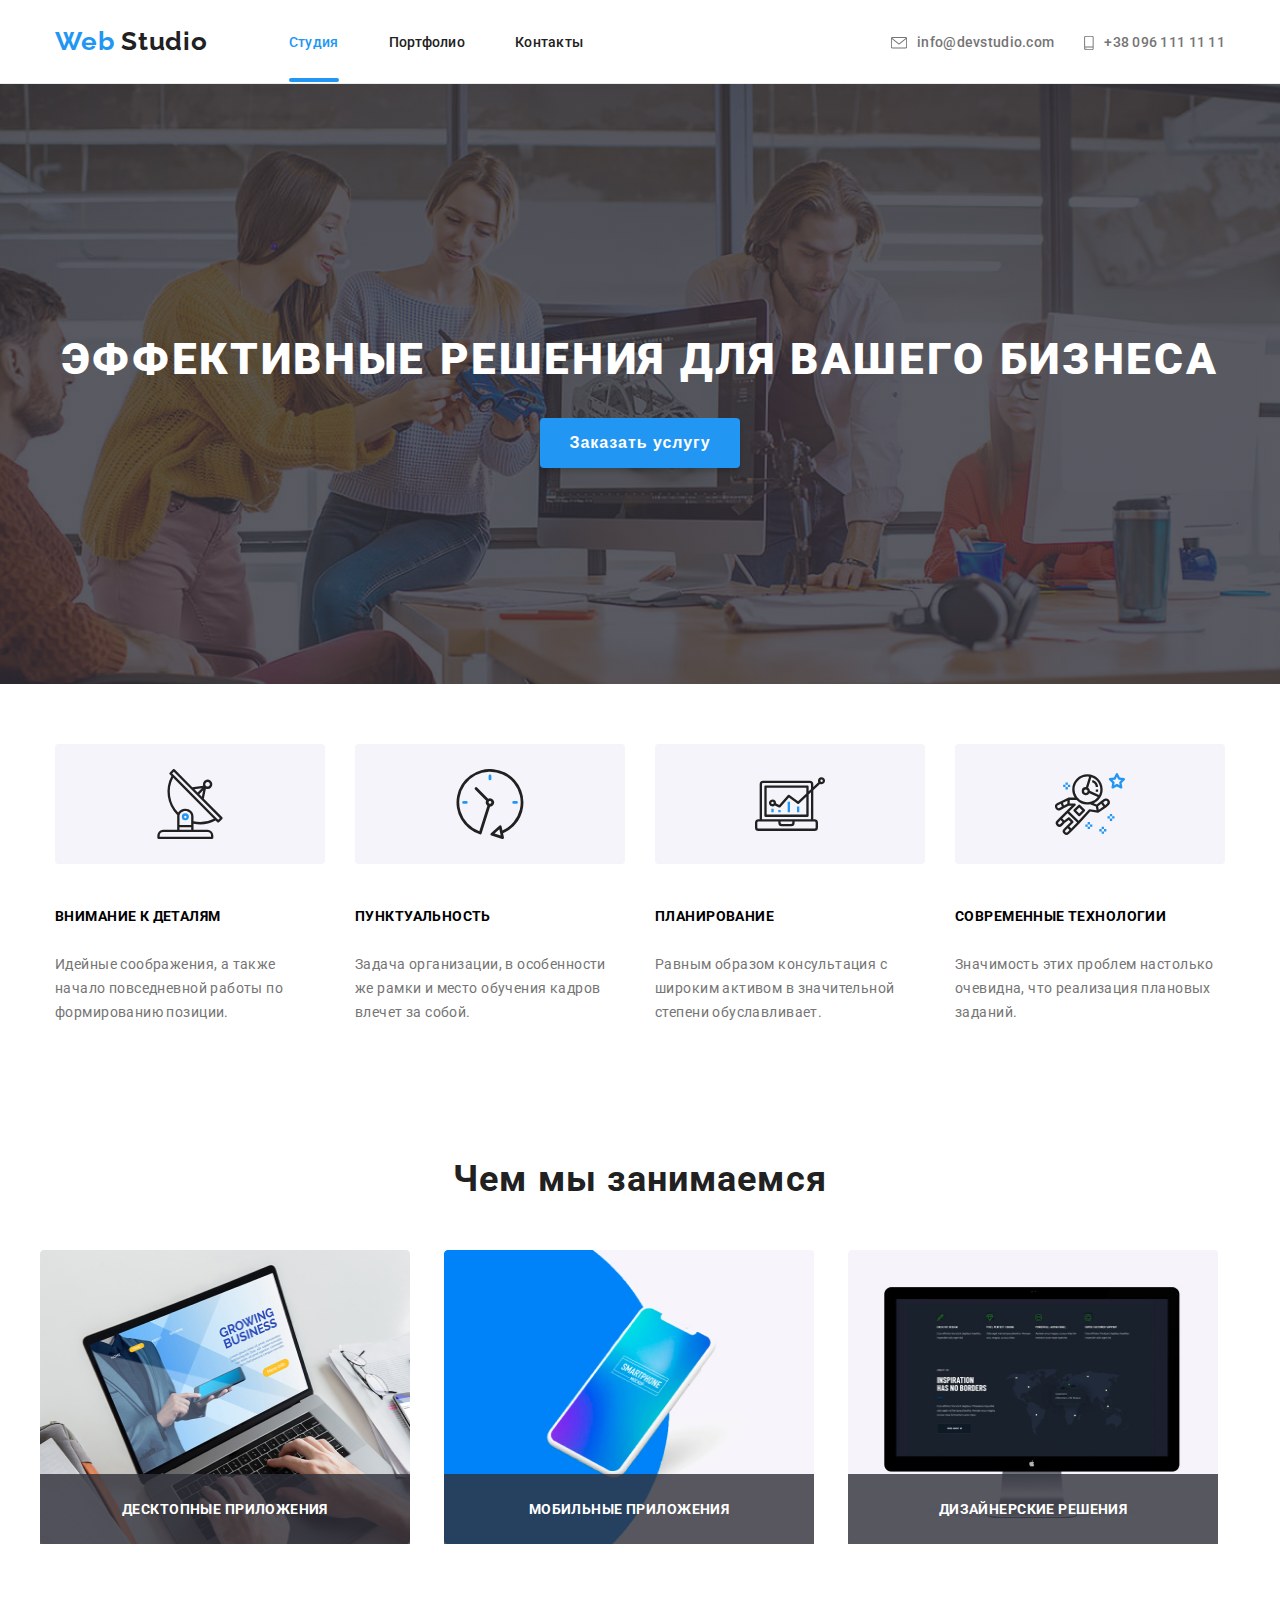
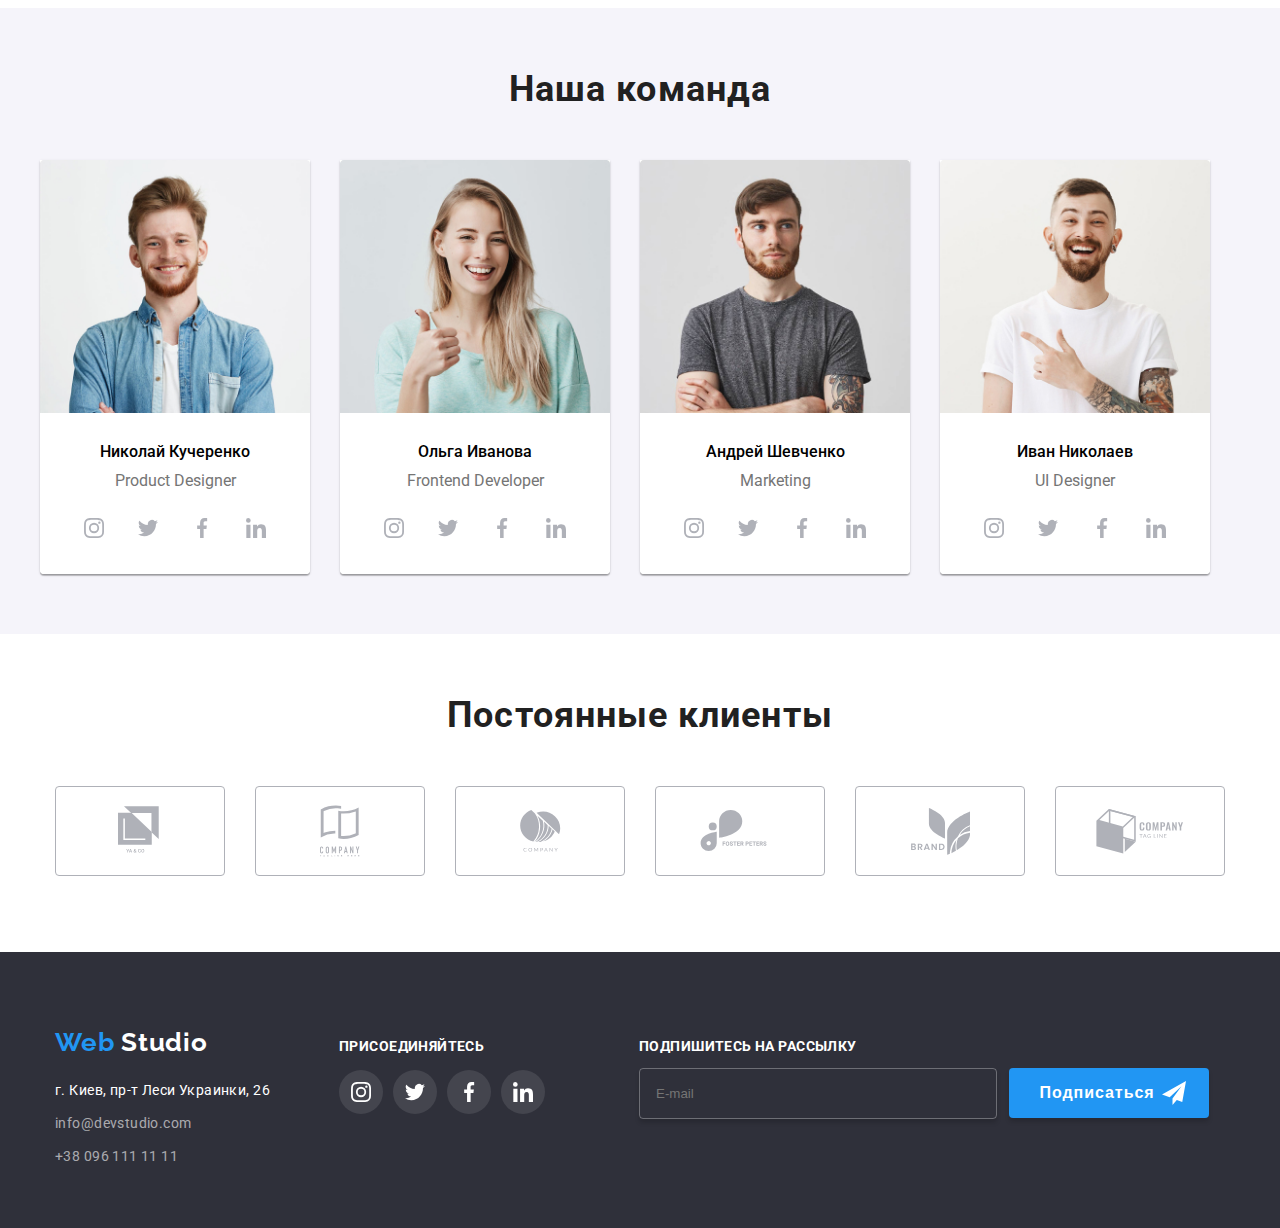
<file: index.html>
<!DOCTYPE html>
<html lang="en">
  <head>
    <meta charset="UTF-8" />
    <meta name="viewport" content="width=device-width, initial-scale=1.0" />
    <link rel="stylesheet" href="./css/main.min.css" />
    <link
      rel="stylesheet"
      href="https://fonts.googleapis.com/css2?family=Roboto:wght@500;700;900&display=swap"
    />
    <link
      href="https://fonts.googleapis.com/css2?family=Raleway:wght@700&display=swap"
      rel="stylesheet"
    />
    <title>Studio</title>
  </head>
  <body>
    <header class="header">
      <div class="navigate">
        <a href="./index.html" class="logo">
          Web <span class="logo-header">Studio</span>
        </a>
        <nav>
          <ul class="navigation">
            <li class="navigation-item">
              <a class="navigation-link" id="current-page">
                Студия
              </a>
            </li>
            <li class="navigation-item">
              <a href="./index-second.html" class="navigation-link">
                Портфолио
              </a>
            </li>
            <li class="navigation-item">
              <a href="" class="navigation-link">
                Контакты
              </a>
            </li>
          </ul>
        </nav>
        <ul class="mail-list">
          <li class="mail-item">
            <a href="mailto:info@devstudio.com" class="mail-link">
              <svg class="icon" id="envelope" width="16" height="12">
                <use href="./images/sprite.svg#envelope"></use>
              </svg>
              info@devstudio.com
            </a>
          </li>
          <li class="mail-item">
            <a href="tel:+380961111111" class="mail-link">
              <svg class="icon" id="smartphone" width="10" height="14">
                <use href="./images/sprite.svg#smartphone"></use>
              </svg>
              +38 096 111 11 11
            </a>
          </li>
        </ul>
      </div>
    </header>
    <main>
      <section class="hero-section">
        <div class="hero">
          <h1 class="hero-header">
            эффективные решения для вашего бизнеса
          </h1>
          <button class="button-open-form" data-modal-open>
            <span class="button-text">Заказать услугу</span>
          </button>
          <div class="backdrop is-hidden" data-modal>
            <form action="" method="post" class="modal-form">
              <button
                type="button"
                class="button-close"
                data-modal-close
              ></button>
              <b class="form-slogan">Оставьте свои данные, мы вам перезвоним</b>
              <div class="formfield">
                <label class="form-label" for="name"></label>
                <input
                  class="area"
                  name="name"
                  type="text"
                  placeholder=" "
                  required
                />
                <svg class="icon-element" width="12" height="12">
                  <use href="./images/sprite.svg#name"></use>
                </svg>
                <p class="form-advice">Имя</p>
              </div>
              <div class="formfield">
                <label class="form-label" for="telephone"></label>
                <input
                  class="area"
                  name="telephone"
                  type="tel"
                  placeholder=" "
                />
                <svg class="icon-element" width="13" height="13">
                  <use href="./images/sprite.svg#tel"></use>
                </svg>
                <p class="form-advice">Телефон</p>
              </div>
              <div class="formfield">
                <label for="mails"></label>
                <input
                  class="area"
                  name="mail"
                  type="email"
                  placeholder=" "
                  id="mails"
                  required
                />
                <svg class="icon-element" width="15" height="12">
                  <use href="./images/sprite.svg#email"></use>
                </svg>
                <p class="form-advice">Почта</p>
              </div>
              <div class="commentfield">
                <label for="comment"></label>
                <textarea
                  placeholder=" "
                  name="comment"
                  id="comment"
                ></textarea>
                <span id="comment-advice">Комментарий</span>
              </div>
              <div class="agreement">
                <input type="checkbox" name="agree" id="agree" class="agree" />
                <label for="agree" class="agree-label">
                  Соглашаюсь с рассылкой и принимаю
                  <a href="" target="_self" class="contract"
                    >Условия договора</a
                  >
                </label>
              </div>
              <button class="form-submit" type="submit" disabled>
                Отправить
              </button>
            </form>
          </div>
        </div>
      </section>
      <section class="advantage">
        <div class="borders">
          <h2 class="is-hidden">Преимущества</h2>
          <ul class="feature-list">
            <li class="feature">
              <h3 class="feature-header">
                Внимание к деталям
              </h3>
              <p class="feature-text">
                Идейные соображения, а также начало повседневной работы по
                формированию позиции.
              </p>
            </li>
            <li class="feature">
              <h3 class="feature-header">
                Пунктуальность
              </h3>
              <p class="feature-text">
                Задача организации, в особенности же рамки и место обучения
                кадров влечет за собой.
              </p>
            </li>
            <li class="feature">
              <h3 class="feature-header">
                Планирование
              </h3>
              <p class="feature-text">
                Равным образом консультация с широким активом в значительной
                степени обуславливает.
              </p>
            </li>
            <li class="feature">
              <h3 class="feature-header">
                Современные технологии
              </h3>
              <p class="feature-text">
                Значимость этих проблем настолько очевидна, что реализация
                плановых заданий.
              </p>
            </li>
          </ul>
        </div>
      </section>
      <section class="our-work">
        <div class="borders">
          <h2 class="section-header">Чем мы занимаемся</h2>
          <div class="ocuupation-list">
            <div class="occupation">
              <a href="#" class="occupation-link">
                <img
                  src="./images/desktop-app.jpg"
                  alt=""
                  class="occupation-image"
                />
              </a>
            </div>
            <div class="occupation">
              <a href="#" class="occupation-link">
                <img
                  src="./images/mobile-app.jpg"
                  alt=""
                  class="occupation-image"
                />
              </a>
            </div>
            <div class="occupation">
              <a href="#" class="occupation-link">
                <img
                  src="./images/designer-decision.jpg"
                  alt=""
                  class="occupation-image"
                />
              </a>
            </div>
          </div>
        </div>
      </section>
      <section class="team">
        <div class="borders">
          <h2 class="section-header">Наша команда</h2>
          <div class="card-list">
            <div class="card">
              <img
                src="./images/product-designer.jpg"
                alt="Дизайнер"
                class="card-image"
              />
              <div class="card-inform">
                <h3 class="person-name">
                  Николай Кучеренко
                </h3>
                <p class="person-work">
                  Product Designer
                </p>
                <ul class="person-link">
                  <li>
                    <a href="" class="person-social">
                      <svg class="icon" width="20" height="20">
                        <use href="./images/sprite.svg#instagram"></use>
                      </svg>
                    </a>
                  </li>
                  <li>
                    <a href="" class="person-social">
                      <svg class="icon" width="20" height="20">
                        <use href="./images/sprite.svg#twitter"></use>
                      </svg>
                    </a>
                  </li>
                  <li>
                    <a href="" class="person-social">
                      <svg class="icon" width="20" height="20">
                        <use href="./images/sprite.svg#facebook"></use>
                      </svg>
                    </a>
                  </li>
                  <li>
                    <a href="" class="person-social">
                      <svg class="icon" width="20" height="20">
                        <use href="./images/sprite.svg#linkedin"></use>
                      </svg>
                    </a>
                  </li>
                </ul>
              </div>
            </div>
            <div class="card">
              <img
                src="./images/front-end-developer.jpg"
                alt="Фронт-энд разработчик"
                class="card-image"
              />
              <div class="card-inform">
                <h3 class="person-name">
                  Ольга Иванова
                </h3>
                <p class="person-work">
                  Frontend Developer
                </p>
                <ul class="person-link">
                  <li>
                    <a href="" class="person-social">
                      <svg class="icon" width="20" height="20">
                        <use href="./images/sprite.svg#instagram"></use>
                      </svg>
                    </a>
                  </li>
                  <li>
                    <a href="" class="person-social">
                      <svg class="icon" width="20" height="20">
                        <use href="./images/sprite.svg#twitter"></use>
                      </svg>
                    </a>
                  </li>
                  <li>
                    <a href="" class="person-social">
                      <svg class="icon" width="20" height="20">
                        <use href="./images/sprite.svg#facebook"></use>
                      </svg>
                    </a>
                  </li>
                  <li>
                    <a href="" class="person-social">
                      <svg class="icon" width="20" height="20">
                        <use href="./images/sprite.svg#linkedin"></use>
                      </svg>
                    </a>
                  </li>
                </ul>
              </div>
            </div>
            <div class="card">
              <img
                src="./images/marketing.jpg"
                alt="Маркетолог"
                class="card-image"
              />
              <div class="card-inform">
                <h3 class="person-name">
                  Андрей Шевченко
                </h3>
                <p class="person-work">
                  Marketing
                </p>
                <ul class="person-link">
                  <li>
                    <a href="" class="person-social">
                      <svg class="icon" width="20" height="20">
                        <use href="./images/sprite.svg#instagram"></use>
                      </svg>
                    </a>
                  </li>
                  <li>
                    <a href="" class="person-social">
                      <svg class="icon" width="20" height="20">
                        <use href="./images/sprite.svg#twitter"></use>
                      </svg>
                    </a>
                  </li>
                  <li>
                    <a href="" class="person-social">
                      <svg class="icon" width="20" height="20">
                        <use href="./images/sprite.svg#facebook"></use>
                      </svg>
                    </a>
                  </li>
                  <li>
                    <a href="" class="person-social">
                      <svg class="icon" width="20" height="20">
                        <use href="./images/sprite.svg#linkedin"></use>
                      </svg>
                    </a>
                  </li>
                </ul>
              </div>
            </div>
            <div class="card">
              <img
                src="./images/ui-designer.jpg"
                alt="Дизайнер интерфейса"
                class="card-image"
              />
              <div class="card-inform">
                <h3 class="person-name">
                  Иван Николаев
                </h3>
                <p class="person-work">
                  UI Designer
                </p>
                <ul class="person-link">
                  <li>
                    <a href="" class="person-social">
                      <svg class="icon" width="20" height="20">
                        <use href="./images/sprite.svg#instagram"></use>
                      </svg>
                    </a>
                  </li>
                  <li>
                    <a href="" class="person-social">
                      <svg class="icon" width="20" height="20">
                        <use href="./images/sprite.svg#twitter"></use>
                      </svg>
                    </a>
                  </li>
                  <li>
                    <a href="" class="person-social">
                      <svg class="icon" width="20" height="20">
                        <use href="./images/sprite.svg#facebook"></use>
                      </svg>
                    </a>
                  </li>
                  <li>
                    <a href="" class="person-social">
                      <svg class="icon" width="20" height="20">
                        <use href="./images/sprite.svg#linkedin"></use>
                      </svg>
                    </a>
                  </li>
                </ul>
              </div>
            </div>
          </div>
        </div>
      </section>
      <section class="clients">
        <div class="borders">
          <h2 class="section-header">Постоянные клиенты</h2>
          <ul class="client-list">
            <li>
              <a href="" class="client">
                <svg class="icon" width="45" height="50">
                  <use href="./images/sprite.svg#client-one"></use>
                </svg>
              </a>
            </li>
            <li>
              <a href="" class="client">
                <svg class="icon" width="40" height="52">
                  <use href="./images/sprite.svg#client-two" two></use>
                </svg>
              </a>
            </li>
            <li>
              <a href="" class="client">
                <svg class="icon" width="41" height="42">
                  <use href="./images/sprite.svg#client-three"></use>
                </svg>
              </a>
            </li>
            <li>
              <a href="" class="client">
                <svg class="icon" width="80" height="42">
                  <use href="./images/sprite.svg#client-four"></use>
                </svg>
              </a>
            </li>
            <li>
              <a href="" class="client">
                <svg class="icon" width="59" height="47">
                  <use href="./images/sprite.svg#client-five"></use>
                </svg>
              </a>
            </li>
            <li>
              <a href="" class="client">
                <svg class="icon" width="88" height="45">
                  <use href="./images/sprite.svg#client-six"></use>
                </svg>
              </a>
            </li>
          </ul>
        </div>
      </section>
    </main>
    <footer class="footer">
      <div class="borders">
        <div class="footer-links">
          <address class="footer-nav">
            <a href="./index.html" class="logo">
              Web <span class="logo-footer">Studio</span>
            </a>
            <p class="street address-item">
              г. Киев, пр-т Леси Украинки, 26
            </p>
            <a href="mailto:info@devstudio.com" class="mail address-item">
              info@devstudio.com
            </a>
            <a href="tel:+380961111111" class="mail address-item">
              +38 096 111 11 11
            </a>
          </address>
          <div class="second-footer-section">
            <p class="slogan">Присоединяйтесь</p>
            <ul class="social-list">
              <li class="social-link-footer">
                <a href="" class="social-network">
                  <svg class="icon" width="20" height="20">
                    <use href="./images/sprite.svg#instagram"></use>
                  </svg>
                </a>
              </li>
              <li class="social-link-footer">
                <a href="" class="social-network">
                  <svg class="icon" width="20" height="20">
                    <use href="./images/sprite.svg#twitter"></use>
                  </svg>
                </a>
              </li>
              <li class="social-link-footer">
                <a href="" class="social-network">
                  <svg class="icon" width="20" height="20">
                    <use href="./images/sprite.svg#facebook"></use>
                  </svg>
                </a>
              </li>
              <li class="social-link-footer">
                <a href="" class="social-network">
                  <svg class="icon" width="20" height="20">
                    <use href="./images/sprite.svg#linkedin"></use>
                  </svg>
                </a>
              </li>
            </ul>
          </div>
          <div class="third-footer-section">
            <p class="slogan">Подпишитесь на рассылку</p>
            <form class="subscribe-form" action="" method="post">
              <label class="mail-subscribe" for="mail-input"></label>
              <input
                type="email"
                name="mail"
                id="mail"
                class="subscribe"
                placeholder="E-mail"
              />
              <button
                name="subscribe"
                type="submit"
                class="subscribe-button"
                disabled
              >
                <span class="button-text">Подписаться</span>
              </button>
            </form>
          </div>
        </div>
      </div>
    </footer>

    <script src="./js/modal.js"></script>
  </body>
</html>
</file>
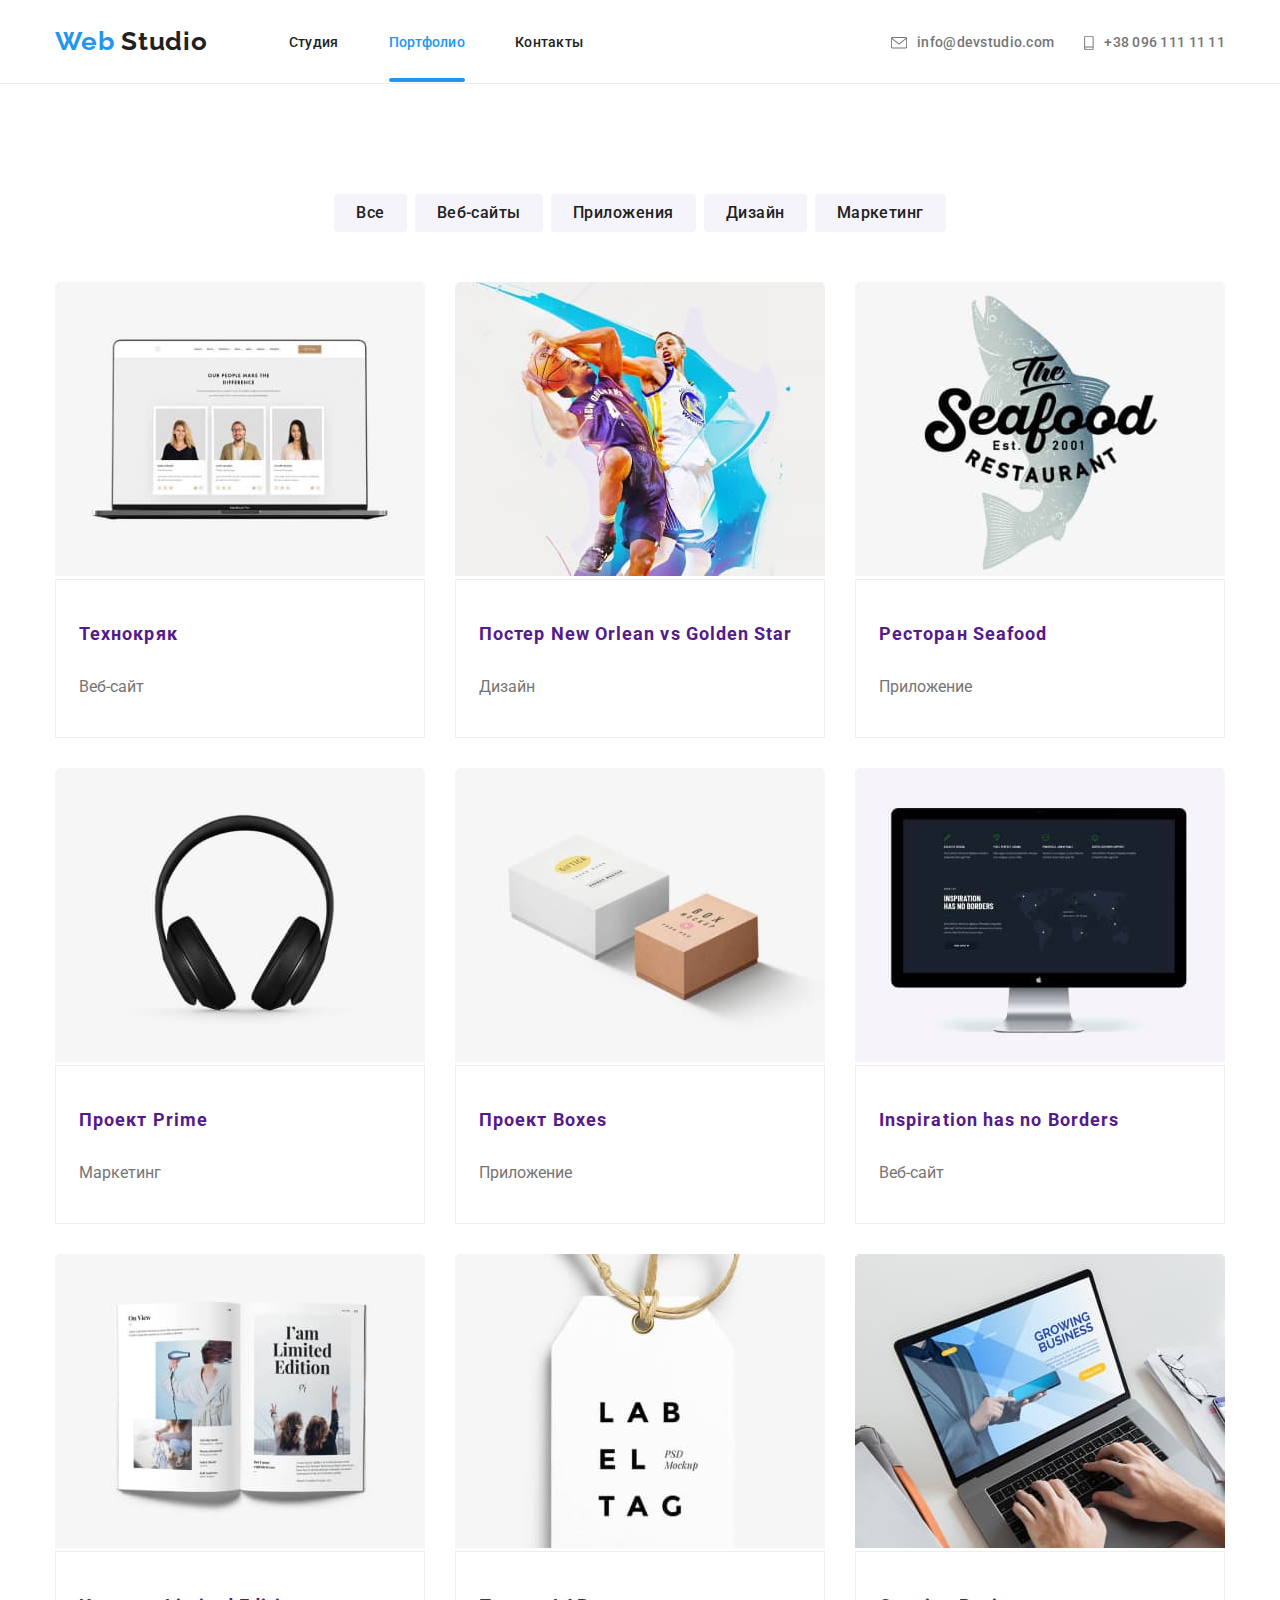
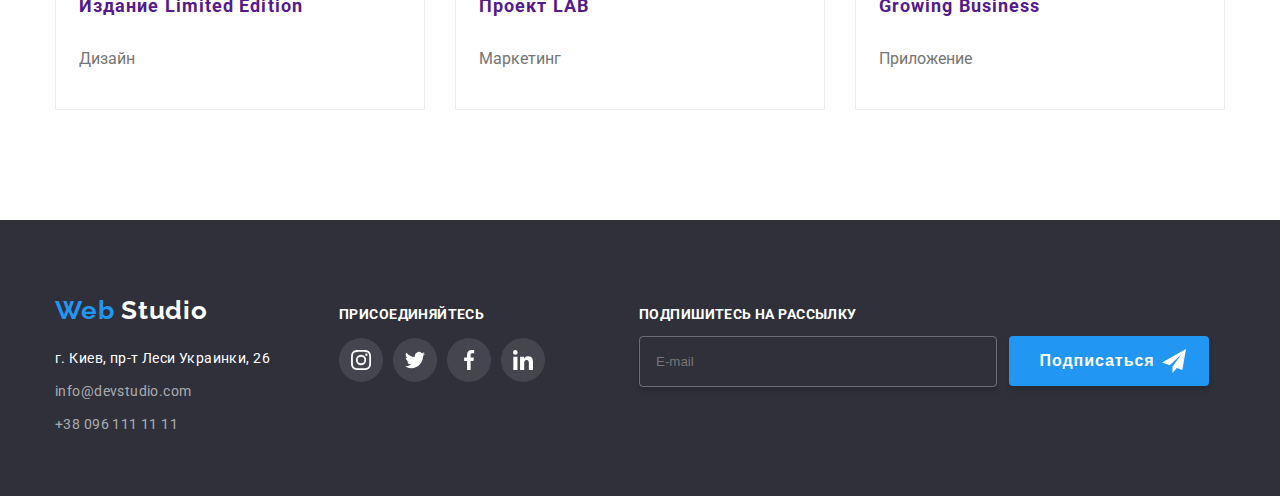
<file: index-second.html>
<!DOCTYPE html>
<html lang="en">
  <head>
    <meta charset="UTF-8" />
    <meta name="viewport" content="width=device-width, initial-scale=1.0" />
    <link rel="stylesheet" href="./css/portfolio.css" />
    <link
      rel="stylesheet"
      href="https://fonts.googleapis.com/css2?family=Roboto:wght@500;700;900&display=swap"
    />
    <link
      href="https://fonts.googleapis.com/css2?family=Raleway:wght@700&display=swap"
      rel="stylesheet"
    />
    <title>Portfolio</title>
  </head>

  <body>
    <header class="header">
      <div class="navigate">
        <a href="./" class="logo">
          Web <span class="logo-header">Studio</span>
        </a>
        <nav>
          <ul class="navigation">
            <li class="navigation-item">
              <a href="./index.html" class="navigation-link">
                Студия
              </a>
            </li>
            <li class="navigation-item">
              <a class="navigation-link" id="current-page">
                Портфолио
              </a>
            </li>
            <li class="navigation-item">
              <a href="" class="navigation-link">
                Контакты
              </a>
            </li>
          </ul>
        </nav>
        <ul class="mail-list">
          <li class="mail-item">
            <a href="mailto:info@devstudio.com" class="mail-link">
              <svg class="icon" id="envelope" width="16" height="12">
                <use href="./images/sprite.svg#envelope"></use>
              </svg>
              info@devstudio.com
            </a>
          </li>
          <li class="mail-item">
            <a href="tel:+380961111111" class="mail-link">
              <svg class="icon" id="smartphone" width="10" height="14">
                <use href="./images/sprite.svg#smartphone"></use>
              </svg>
              +38 096 111 11 11
            </a>
          </li>
        </ul>
      </div>
    </header>
    <main>
      <section class="portfolio">
        <div class="borders">
          <h1 class="is-hidden">Проекты</h1>
          <ul class="button-list">
            <li class="button-item">Все</li>
            <li class="button-item">
              Веб-сайты
            </li>
            <li class="button-item">
              Приложения
            </li>
            <li class="button-item">Дизайн</li>
            <li class="button-item">
              Маркетинг
            </li>
          </ul>
          <ul class="project-list">
            <li class="project">
              <a href="" class="project-link">
                <div class="card-composition">
                  <img
                    src="./images/technocryak.jpg"
                    alt="Technocryak"
                    class="project-image"
                  />
                  <p class="card-inform">
                    Технокряк это современная площадка распространения
                    коронавируса. Компании используют эту платформу для
                    цифрового шпионажа и атак на защищённые сервера конкурентов.
                  </p>
                </div>
                <div class="card-description">
                  <h2 class="project-name">Технокряк</h2>
                  <p class="project-type">Веб-сайт</p>
                </div>
              </a>
            </li>
            <li class="project">
              <a href="" class="project-link">
                <div class="card-composition">
                  <img
                    src="./images/poster.jpg"
                    alt="Poster"
                    class="project-image"
                  />
                  <p class="card-inform">
                    Lorem ipsum dolor sit amet consectetur, adipisicing elit. Id
                    suscipit ea illo aspernatur dicta nam at ad, quibusdam atque
                    corrupti incidunt quo? Necessitatibus.
                  </p>
                </div>
                <div class="card-description">
                  <h2 class="project-name">Постер New Orlean vs Golden Star</h2>
                  <p class="project-type">Дизайн</p>
                </div>
              </a>
            </li>
            <li class="project">
              <a href="" class="project-link">
                <div class="card-composition">
                  <img
                    src="./images/seafood.jpg"
                    alt="Seafood"
                    class="project-image"
                  />
                  <p class="card-inform">
                    Lorem ipsum dolor sit amet consectetur, adipisicing elit.
                    Cum officiis, facilis ratione et beatae voluptatem labore
                    at.
                  </p>
                </div>
                <div class="card-description">
                  <h2 class="project-name">Ресторан Seafood</h2>
                  <p class="project-type">Приложение</p>
                </div>
              </a>
            </li>
            <li class="project">
              <a href="" class="project-link">
                <div class="card-composition">
                  <img
                    src="./images/headphones.jpg"
                    alt="Project Prime"
                    class="project-image"
                  />
                  <p class="card-inform">
                    Lorem ipsum dolor sit, amet consectetur adipisicing elit.
                    Libero atque nemo autem tenetur repudiandae saepe magni
                    facere nisi at nostrum ducimus, illum expedita cumque sunt
                    voluptatum!
                  </p>
                </div>
                <div class="card-description">
                  <h2 class="project-name">Проект Prime</h2>
                  <p class="project-type">Маркетинг</p>
                </div>
              </a>
            </li>
            <li class="project">
              <a href="" class="project-link">
                <div class="card-composition">
                  <img
                    src="./images/boxes.jpg"
                    alt="Boxes"
                    class="project-image"
                  />
                  <p class="card-inform">
                    Lorem ipsum dolor sit amet consectetur adipisicing elit.
                    Eius iusto rem nobis expedita ut asperiores, sit odit.
                  </p>
                </div>
                <div class="card-description">
                  <h2 class="project-name">Проект Boxes</h2>
                  <p class="project-type">Приложение</p>
                </div>
              </a>
            </li>
            <li class="project">
              <a href="" class="project-link">
                <div class="card-composition">
                  <img
                    src="./images/monitor.jpg"
                    alt="Monitor"
                    class="project-image"
                  />
                  <p class="card-inform">
                    Lorem ipsum dolor sit, amet consectetur adipisicing elit.
                    Laboriosam deserunt libero qui similique voluptas provident,
                    quos magni laudantium!
                  </p>
                </div>
                <div class="card-description">
                  <h2 class="project-name">Inspiration has no Borders</h2>
                  <p class="project-type">Веб-сайт</p>
                </div>
              </a>
            </li>
            <li class="project">
              <a href="" class="project-link">
                <div class="card-composition">
                  <img
                    src="./images/limited-edition.jpg"
                    alt="Magazine"
                    class="project-image"
                  />
                  <p class="card-inform">
                    Lorem ipsum dolor sit amet consectetur adipisicing elit.
                    Numquam quia fugiat saepe enim, fugit officiis quas.
                  </p>
                </div>
                <div class="card-description">
                  <h2 class="project-name">Издание Limited Edition</h2>
                  <p class="project-type">Дизайн</p>
                </div>
              </a>
            </li>
            <li class="project">
              <a href="" class="project-link">
                <div class="card-composition">
                  <img
                    src="./images/labeltag.jpg"
                    alt=""
                    class="project-image"
                  />
                  <p class="card-inform">
                    Lorem, ipsum dolor sit amet consectetur adipisicing elit.
                    Nisi voluptas omnis adipisci a numquam tenetur repudiandae
                    nostrum doloremque dolor.
                  </p>
                </div>
                <div class="card-description">
                  <h2 class="project-name">Проект LAB</h2>
                  <p class="project-type">Маркетинг</p>
                </div>
              </a>
            </li>
            <li class="project">
              <a href="" class="project-link">
                <div class="card-composition">
                  <img
                    src="./images/business.jpg"
                    alt="Business"
                    class="project-image"
                  />
                  <p class="card-inform">
                    Lorem ipsum dolor sit amet consectetur adipisicing elit.
                    Repellendus culpa minima excepturi quaerat repellat rem
                    debitis eligendi porro, eum officiis voluptate sunt
                    explicabo!
                  </p>
                </div>
                <div class="card-description">
                  <h2 class="project-name">Growing Business</h2>
                  <p class="project-type">Приложение</p>
                </div>
              </a>
            </li>
          </ul>
        </div>
      </section>
    </main>
    <footer class="footer">
      <div class="borders">
        <div class="footer-links">
          <address class="footer-nav">
            <a href="./index.html" class="logo">
              Web <span class="logo-footer">Studio</span>
            </a>
            <p class="street address-item">
              г. Киев, пр-т Леси Украинки, 26
            </p>
            <a href="mailto:info@devstudio.com" class="mail address-item">
              info@devstudio.com
            </a>
            <a href="tel:+380961111111" class="mail address-item">
              +38 096 111 11 11
            </a>
          </address>
          <div class="second-footer-section">
            <p class="slogan">Присоединяйтесь</p>
            <ul class="social-list">
              <li class="social-link-footer">
                <a href="" class="social-network">
                  <svg class="icon" width="20" height="20">
                    <use href="./images/sprite.svg#instagram"></use>
                  </svg>
                </a>
              </li>
              <li class="social-link-footer">
                <a href="" class="social-network">
                  <svg class="icon" width="20" height="20">
                    <use href="./images/sprite.svg#twitter"></use>
                  </svg>
                </a>
              </li>
              <li class="social-link-footer">
                <a href="" class="social-network">
                  <svg class="icon" width="20" height="20">
                    <use href="./images/sprite.svg#facebook"></use>
                  </svg>
                </a>
              </li>
              <li class="social-link-footer">
                <a href="" class="social-network">
                  <svg class="icon" width="20" height="20">
                    <use href="./images/sprite.svg#linkedin"></use>
                  </svg>
                </a>
              </li>
            </ul>
          </div>
          <div class="third-footer-section">
            <p class="slogan">Подпишитесь на рассылку</p>
            <form class="subscribe-form" action="" method="post">
              <label class="mail-subscribe" for="mail-input"></label>
              <input
                type="email"
                name="mail"
                id="mail"
                class="subscribe"
                placeholder="E-mail"
              />
              <button
                name="subscribe"
                type="submit"
                class="subscribe-button"
                disabled
              >
                <span class="button-text">Подписаться</span>
              </button>
            </form>
          </div>
        </div>
      </div>
    </footer>
  </body>
</html>
</file>
<file: css/portfolio.css>
html {
  -webkit-box-sizing: border-box;
          box-sizing: border-box;
}

*,
*::before,
*::after {
  -webkit-box-sizing: border-box;
          box-sizing: border-box;
  -webkit-transition: color 250ms cubic-bezier(0.2, 0, 0.4, 1), background-color 250ms cubic-bezier(0.2, 0, 0.4, 1);
  transition: color 250ms cubic-bezier(0.2, 0, 0.4, 1), background-color 250ms cubic-bezier(0.2, 0, 0.4, 1);
}

body {
  margin: 0px;
  font-style: normal;
  font-family: Roboto, sans-serif;
}

.is-hidden {
  display: none;
}

.social-list {
  padding-left: 0;
  display: -webkit-box;
  display: -ms-flexbox;
  display: flex;
  list-style: none;
}

.social-network {
  display: -webkit-box;
  display: -ms-flexbox;
  display: flex;
  -webkit-box-align: center;
      -ms-flex-align: center;
          align-items: center;
  -webkit-box-pack: center;
      -ms-flex-pack: center;
          justify-content: center;
  width: 44px;
  height: 44px;
}

.social-network:hover .icon,
.social-network:hover .icon {
  fill: white;
}

.icon {
  display: inline;
  margin: auto;
  border: none;
  fill: #afb1b8;
}

.footer .icon {
  fill: white;
}

.navigation-link, .mail-link, .mail, .project-link {
  -webkit-transition: color 250ms cubic-bezier(0.4, 0, 0.2, 1);
  transition: color 250ms cubic-bezier(0.4, 0, 0.2, 1);
  text-decoration: none;
}

.navigation-link:focus, .mail-link:focus, .mail:focus, .project-link:focus, .navigation-link:hover, .mail-link:hover, .mail:hover, .project-link:hover {
  color: #2196f3;
}

.subscribe-button {
  width: 200px;
  height: 50px;
  padding: 10px 28px;
  background-color: #2196f3;
  color: #ffffff;
  font-weight: bold;
  font-size: 16px;
  line-height: 30px;
  text-align: center;
  letter-spacing: 0.06em;
  cursor: pointer;
  -webkit-box-shadow: 0px 4px 4px rgba(0, 0, 0, 0.15);
          box-shadow: 0px 4px 4px rgba(0, 0, 0, 0.15);
  border-radius: 4px;
  border: none;
}

.subscribe-button:hover {
  background-color: #4276c3;
}

.navigation, .mail-list, .button-list {
  list-style: none;
  padding-left: 0;
}

.mail-list .icon {
  position: absolute;
  display: inline;
  fill: #757575;
  border: none;
  -webkit-transition: fill 250ms cubic-bezier(0.4, 0, 0.2, 1);
  transition: fill 250ms cubic-bezier(0.4, 0, 0.2, 1);
}

.mail-list .icon:hover, .mail-list .icon:focus {
  fill: #2196f3;
}

.borders {
  width: 1200px;
  margin-left: auto;
  margin-right: auto;
}

.slogan {
  font-family: Roboto;
  font-style: normal;
  font-weight: bold;
  font-size: 14px;
  line-height: 16px;
  text-align: center;
  letter-spacing: 0.03em;
  text-transform: uppercase;
  color: #ffffff;
  text-align: center;
}

.section-header {
  font-weight: bold;
  font-size: 36px;
  line-height: 42px;
  text-align: center;
  letter-spacing: 0.03em;
  color: #212121;
  margin-top: 0;
  margin-bottom: 50px;
}

.logo {
  font-family: Raleway, sans-serif;
  font-style: normal;
  font-weight: bold;
  font-size: 26px;
  line-height: 31px;
  letter-spacing: 0.03em;
  color: #2196f3;
  text-decoration: none;
}

.logo-header {
  color: #212121;
}

.logo-footer {
  color: #ffffff;
}

.header {
  border-bottom: 1px solid #ececec;
}

.navigate {
  display: block;
  display: -webkit-box;
  display: -ms-flexbox;
  display: flex;
  -webkit-box-align: center;
      -ms-flex-align: center;
          align-items: center;
  width: 1200px;
  padding-left: 15px;
  padding-right: 15px;
  margin-left: auto;
  margin-right: auto;
}

#current-page {
  color: #2196f3;
  position: relative;
}

#current-page::after {
  position: absolute;
  bottom: 0px;
  left: 0px;
  background-color: #2196f3;
  border-radius: 4px;
  height: 4px;
  width: 100%;
  content: '';
}

.navigation {
  margin-left: 81px;
  display: -webkit-box;
  display: -ms-flexbox;
  display: flex;
  -webkit-box-align: center;
      -ms-flex-align: center;
          align-items: center;
  margin-top: 0px;
  margin-bottom: 0px;
}

.navigation-item {
  padding-top: 32px;
  padding-bottom: 32px;
}

.navigation-item + .navigation-item {
  margin-left: 50px;
}

.navigation-link {
  font-weight: 500;
  font-size: 14px;
  line-height: 16px;
  letter-spacing: 0.02em;
  padding-top: 32px;
  padding-bottom: 32px;
  color: #212121;
}

.navigation-link:hover, .navigation-link:focus {
  color: #2196f3;
}

.mail-list {
  margin-left: auto;
  display: -webkit-box;
  display: -ms-flexbox;
  display: flex;
  -webkit-box-align: center;
      -ms-flex-align: center;
          align-items: center;
  margin-top: 0px;
  margin-bottom: 0px;
}

.mail-item {
  padding-top: 32px;
  padding-bottom: 32px;
}

.mail-item + .mail-item {
  margin-left: 50px;
}

.mail-link:hover .icon,
.mail-link:focus .icon {
  fill: #2196f3;
}

.mail-link {
  font-weight: 500;
  font-size: 14px;
  line-height: 16px;
  letter-spacing: 0.02em;
  padding-top: 32px;
  padding-bottom: 32px;
  color: #757575;
  position: relative;
}

#envelope {
  left: -26px;
  bottom: 33px;
}

#smartphone {
  left: -20px;
  bottom: 32px;
}

.footer {
  background-color: #2f303a;
  margin-left: auto;
  margin-right: auto;
  padding-top: 60px;
  padding-bottom: 60px;
}

.footer .icon {
  fill: white;
}

.borders {
  width: 1200px;
  margin-left: auto;
  margin-right: auto;
}

.footer-links {
  width: 1200px;
  padding-left: 15px;
  padding-right: 15px;
  display: -webkit-box;
  display: -ms-flexbox;
  display: flex;
  -webkit-box-orient: horizontal;
  -webkit-box-direction: normal;
      -ms-flex-direction: row;
          flex-direction: row;
  -webkit-box-align: baseline;
      -ms-flex-align: baseline;
          align-items: baseline;
}

.footer-nav {
  display: -webkit-box;
  display: -ms-flexbox;
  display: flex;
  -webkit-box-orient: vertical;
  -webkit-box-direction: normal;
      -ms-flex-direction: column;
          flex-direction: column;
  margin-right: 69px;
}

.second-footer-section {
  margin-top: 12px;
  margin-right: 94px;
}

.third-footer-section {
  margin-top: 12px;
}

.address-item {
  font-family: Roboto;
  font-style: normal;
  font-weight: normal;
  font-size: 14px;
  line-height: 24px;
  letter-spacing: 0.03em;
  text-decoration: none;
}

.address-item + .address-item {
  margin-top: 9px;
}

.street {
  margin-top: 20px;
  margin-bottom: 0;
  color: white;
}

.mail {
  color: rgba(255, 255, 255, 0.6);
}

.slogan {
  text-align: start;
}

.social-link-footer {
  width: 44px;
  height: 44px;
  border-radius: 50%;
  background-color: rgba(255, 255, 255, 0.1);
  display: -webkit-box;
  display: -ms-flexbox;
  display: flex;
  -webkit-box-align: center;
      -ms-flex-align: center;
          align-items: center;
  -ms-flex-line-pack: center;
      align-content: center;
}

.social-link-footer + .social-link-footer {
  margin-left: 10px;
}

.social-link-footer:hover, .social-link-footer:focus {
  background-color: #2196f3;
}

.subscribe-form {
  height: 52px;
  display: -webkit-box;
  display: -ms-flexbox;
  display: flex;
  -webkit-box-align: start;
      -ms-flex-align: start;
          align-items: flex-start;
}

.subscribe {
  border: 1px solid rgba(255, 255, 255, 0.3);
  -webkit-box-sizing: border-box;
          box-sizing: border-box;
  -webkit-box-shadow: 0px 4px 4px rgba(0, 0, 0, 0.15);
          box-shadow: 0px 4px 4px rgba(0, 0, 0, 0.15);
  border-radius: 4px;
  width: 358px;
  background-color: transparent;
  border: 1px solid rgba(255, 255, 255, 0.3);
  padding: 17px 16px;
  color: var(--description-text-color);
}

.subscribe-button {
  margin-left: 12px;
  position: relative;
}

.subscribe-button::before {
  position: absolute;
  right: 23px;
  top: 13px;
  content: '';
  display: inline-block;
  width: 24px;
  height: 24px;
  background-image: url(../../images/send.svg);
  background-position: center;
  background-repeat: no-repeat;
}

.subscribe-send:focus,
.subscribe-send:hover {
  border: 2px solid var(--primary-text-color);
}

.icon-submit {
  margin-left: 10px;
}

.subscribe + .subscribe-send {
  margin-left: 12px;
}

.subscribe-form .button-text {
  position: relative;
  left: -12px;
}

.portfolio {
  padding-top: 94px;
  padding-bottom: calc(94px - 30px);
  width: 1200px;
  margin-left: auto;
  margin-right: auto;
}

.button-list {
  margin-bottom: 50px;
  display: -webkit-box;
  display: -ms-flexbox;
  display: flex;
  -webkit-box-pack: center;
      -ms-flex-pack: center;
          justify-content: center;
}

.button-item {
  cursor: pointer;
  font-weight: 500;
  font-size: 16px;
  line-height: 26px;
  text-align: center;
  letter-spacing: 0.03em;
  padding: 6px 22px;
  border-radius: 4px;
  background-color: #f5f4fa;
  color: #212121;
}

.button-item + .button-item {
  margin-left: 8px;
}

.button-item:hover, .button-item:focus {
  color: #ffffff;
  background-color: #2196f3;
}

.project {
  display: block;
  margin-bottom: 30px;
  -webkit-transition: -webkit-box-shadow 250ms cubic-bezier(0.2, 0, 0.4, 1);
  transition: -webkit-box-shadow 250ms cubic-bezier(0.2, 0, 0.4, 1);
  transition: box-shadow 250ms cubic-bezier(0.2, 0, 0.4, 1);
  transition: box-shadow 250ms cubic-bezier(0.2, 0, 0.4, 1), -webkit-box-shadow 250ms cubic-bezier(0.2, 0, 0.4, 1);
}

.project-list {
  display: -webkit-box;
  display: -ms-flexbox;
  display: flex;
  -ms-flex-wrap: wrap;
      flex-wrap: wrap;
  padding-left: 15px;
  padding-right: 15px;
}

.project:not(:nth-of-type(3n)) {
  margin-right: 30px;
}

.project:hover, .project:focus {
  -webkit-box-shadow: 1px 4px 6px rgba(0, 0, 0, 0.16), 0px 4px 4px rgba(0, 0, 0, 0.06), 0px 1px 1px rgba(0, 0, 0, 0.12);
          box-shadow: 1px 4px 6px rgba(0, 0, 0, 0.16), 0px 4px 4px rgba(0, 0, 0, 0.06), 0px 1px 1px rgba(0, 0, 0, 0.12);
}

.project-name {
  font-size: 18px;
  line-height: 2;
  letter-spacing: 0.06em;
  padding-bottom: 4px;
  display: block;
  width: 322px;
}

.project-type {
  font-weight: normal;
  font-size: 16px;
  line-height: 1.87;
  color: #757575;
}

.project:hover .card-inform,
.project:focus .card-inform {
  -webkit-transform: translateY(0%);
          transform: translateY(0%);
}

.card-composition {
  position: relative;
  overflow: hidden;
}

.card-inform {
  position: absolute;
  width: 100%;
  height: 100%;
  margin: 0px;
  top: 0px;
  padding: 63px 24px;
  background-color: rgba(33, 150, 243, 0.9);
  font-weight: normal;
  font-size: 18px;
  line-height: 28px;
  color: #212121;
  -webkit-transform: translateY(101%);
          transform: translateY(101%);
  -webkit-transition: -webkit-transform 250ms cubic-bezier(0.4, 0, 0.2, 1);
  transition: -webkit-transform 250ms cubic-bezier(0.4, 0, 0.2, 1);
  transition: transform 250ms cubic-bezier(0.4, 0, 0.2, 1);
  transition: transform 250ms cubic-bezier(0.4, 0, 0.2, 1), -webkit-transform 250ms cubic-bezier(0.4, 0, 0.2, 1);
}

.card-description {
  width: 370px;
  padding: 21px 23px 19px 23px;
  text-decoration: none;
  -webkit-box-orient: vertical;
  -webkit-box-direction: normal;
      -ms-flex-direction: column;
          flex-direction: column;
  display: block;
  border-color: #eeeeee;
  border-style: solid;
  border-top: 0px;
  border: 1px solid #eeeeee;
  margin-top: -1px;
}
/*# sourceMappingURL=portfolio.css.map */
</file>
<file: css/main.min.css>
html{-webkit-box-sizing:border-box;box-sizing:border-box}*,*::before,*::after{-webkit-box-sizing:border-box;box-sizing:border-box;-webkit-transition:color 250ms cubic-bezier(0.2, 0, 0.4, 1),background-color 250ms cubic-bezier(0.2, 0, 0.4, 1);transition:color 250ms cubic-bezier(0.2, 0, 0.4, 1),background-color 250ms cubic-bezier(0.2, 0, 0.4, 1)}body{margin:0px;font-style:normal;font-family:Roboto, sans-serif}.is-hidden{display:none}.social-list{padding-left:0;display:-webkit-box;display:-ms-flexbox;display:flex;list-style:none}.social-network{display:-webkit-box;display:-ms-flexbox;display:flex;-webkit-box-align:center;-ms-flex-align:center;align-items:center;-webkit-box-pack:center;-ms-flex-pack:center;justify-content:center;width:44px;height:44px}.social-network:hover .icon,.social-network:hover .icon{fill:white}.icon{display:inline;margin:auto;border:none;fill:#afb1b8}.footer .icon{fill:white}.navigation-link,.mail-link,.mail,.occupation:nth-of-type(1)::before,.occupation:nth-of-type(2)::before,.occupation:nth-of-type(3)::before{-webkit-transition:color 250ms cubic-bezier(0.4, 0, 0.2, 1);transition:color 250ms cubic-bezier(0.4, 0, 0.2, 1);text-decoration:none}.navigation-link:focus,.mail-link:focus,.mail:focus,.occupation:focus:nth-of-type(1)::before,.occupation:focus:nth-of-type(2)::before,.occupation:focus:nth-of-type(3)::before,.navigation-link:hover,.mail-link:hover,.mail:hover,.occupation:hover:nth-of-type(1)::before,.occupation:hover:nth-of-type(2)::before,.occupation:hover:nth-of-type(3)::before{color:#2196f3}.subscribe-button,.button-open-form,.form-submit{width:200px;height:50px;padding:10px 28px;background-color:#2196f3;color:#fff;font-weight:bold;font-size:16px;line-height:30px;text-align:center;letter-spacing:0.06em;cursor:pointer;-webkit-box-shadow:0px 4px 4px rgba(0,0,0,0.15);box-shadow:0px 4px 4px rgba(0,0,0,0.15);border-radius:4px;border:none}.subscribe-button:hover,.button-open-form:hover,.form-submit:hover{background-color:#4276c3}.navigation,.mail-list,.person-link{list-style:none;padding-left:0}.advantage,.our-work,.team,.clients{padding-bottom:60px;padding-top:60px;padding-right:15px;padding-left:15px;margin-left:auto;margin-right:auto}.mail-list .icon{position:absolute;display:inline;fill:#757575;border:none;-webkit-transition:fill 250ms cubic-bezier(0.4, 0, 0.2, 1);transition:fill 250ms cubic-bezier(0.4, 0, 0.2, 1)}.mail-list .icon:hover,.mail-list .icon:focus{fill:#2196f3}.borders{width:1200px;margin-left:auto;margin-right:auto}.slogan,.occupation:nth-of-type(1)::before,.occupation:nth-of-type(2)::before,.occupation:nth-of-type(3)::before,occupation-text{font-family:Roboto;font-style:normal;font-weight:bold;font-size:14px;line-height:16px;text-align:center;letter-spacing:0.03em;text-transform:uppercase;color:#fff;text-align:center}.section-header{font-weight:bold;font-size:36px;line-height:42px;text-align:center;letter-spacing:0.03em;color:#212121;margin-top:0;margin-bottom:50px}.logo{font-family:Raleway, sans-serif;font-style:normal;font-weight:bold;font-size:26px;line-height:31px;letter-spacing:0.03em;color:#2196f3;text-decoration:none}.logo-header{color:#212121}.logo-footer{color:#fff}.header{border-bottom:1px solid #ececec}.navigate{display:block;display:-webkit-box;display:-ms-flexbox;display:flex;-webkit-box-align:center;-ms-flex-align:center;align-items:center;width:1200px;padding-left:15px;padding-right:15px;margin-left:auto;margin-right:auto}#current-page{color:#2196f3;position:relative}#current-page::after{position:absolute;bottom:0px;left:0px;background-color:#2196f3;border-radius:4px;height:4px;width:100%;content:''}.navigation{margin-left:81px;display:-webkit-box;display:-ms-flexbox;display:flex;-webkit-box-align:center;-ms-flex-align:center;align-items:center;margin-top:0px;margin-bottom:0px}.navigation-item{padding-top:32px;padding-bottom:32px}.navigation-item+.navigation-item{margin-left:50px}.navigation-link{font-weight:500;font-size:14px;line-height:16px;letter-spacing:0.02em;padding-top:32px;padding-bottom:32px;color:#212121}.navigation-link:hover,.navigation-link:focus{color:#2196f3}.mail-list{margin-left:auto;display:-webkit-box;display:-ms-flexbox;display:flex;-webkit-box-align:center;-ms-flex-align:center;align-items:center;margin-top:0px;margin-bottom:0px}.mail-item{padding-top:32px;padding-bottom:32px}.mail-item+.mail-item{margin-left:50px}.mail-link:hover .icon,.mail-link:focus .icon{fill:#2196f3}.mail-link{font-weight:500;font-size:14px;line-height:16px;letter-spacing:0.02em;padding-top:32px;padding-bottom:32px;color:#757575;position:relative}#envelope{left:-26px;bottom:33px}#smartphone{left:-20px;bottom:32px}.footer{background-color:#2f303a;margin-left:auto;margin-right:auto;padding-top:60px;padding-bottom:60px}.footer .icon{fill:white}.borders{width:1200px;margin-left:auto;margin-right:auto}.footer-links{width:1200px;padding-left:15px;padding-right:15px;display:-webkit-box;display:-ms-flexbox;display:flex;-webkit-box-orient:horizontal;-webkit-box-direction:normal;-ms-flex-direction:row;flex-direction:row;-webkit-box-align:baseline;-ms-flex-align:baseline;align-items:baseline}.footer-nav{display:-webkit-box;display:-ms-flexbox;display:flex;-webkit-box-orient:vertical;-webkit-box-direction:normal;-ms-flex-direction:column;flex-direction:column;margin-right:69px}.second-footer-section{margin-top:12px;margin-right:94px}.third-footer-section{margin-top:12px}.address-item{font-family:Roboto;font-style:normal;font-weight:normal;font-size:14px;line-height:24px;letter-spacing:0.03em;text-decoration:none}.address-item+.address-item{margin-top:9px}.street{margin-top:20px;margin-bottom:0;color:white}.mail{color:rgba(255,255,255,0.6)}.slogan{text-align:start}.social-link-footer{width:44px;height:44px;border-radius:50%;background-color:rgba(255,255,255,0.1);display:-webkit-box;display:-ms-flexbox;display:flex;-webkit-box-align:center;-ms-flex-align:center;align-items:center;-ms-flex-line-pack:center;align-content:center}.social-link-footer+.social-link-footer{margin-left:10px}.social-link-footer:hover,.social-link-footer:focus{background-color:#2196f3}.subscribe-form{height:52px;display:-webkit-box;display:-ms-flexbox;display:flex;-webkit-box-align:start;-ms-flex-align:start;align-items:flex-start}.subscribe{border:1px solid rgba(255,255,255,0.3);-webkit-box-sizing:border-box;box-sizing:border-box;-webkit-box-shadow:0px 4px 4px rgba(0,0,0,0.15);box-shadow:0px 4px 4px rgba(0,0,0,0.15);border-radius:4px;width:358px;background-color:transparent;border:1px solid rgba(255,255,255,0.3);padding:17px 16px;color:var(--description-text-color)}.subscribe-button{margin-left:12px;position:relative}.subscribe-button::before{position:absolute;right:23px;top:13px;content:'';display:inline-block;width:24px;height:24px;background-image:url(../../images/send.svg);background-position:center;background-repeat:no-repeat}.subscribe-send:focus,.subscribe-send:hover{border:2px solid var(--primary-text-color)}.icon-submit{margin-left:10px}.subscribe+.subscribe-send{margin-left:12px}.subscribe-form .button-text{position:relative;left:-12px}.hero-section{background-color:#f5f4fa}.hero{background-image:-webkit-gradient(linear, left top, right top, from(rgba(47,48,58,0.8)), to(rgba(47,48,58,0.8))),url(../images/hero.jpg);background-image:linear-gradient(to right, rgba(47,48,58,0.8), rgba(47,48,58,0.8)),url(../images/hero.jpg);background-repeat:no-repeat;background-position:center;background-size:cover;height:600px;max-width:1600px;min-width:1200px;-ms-flex-line-pack:center;align-content:center;display:-webkit-box;display:-ms-flexbox;display:flex;-webkit-box-orient:vertical;-webkit-box-direction:normal;-ms-flex-direction:column;flex-direction:column;-webkit-box-align:center;-ms-flex-align:center;align-items:center;-webkit-box-pack:center;-ms-flex-pack:center;justify-content:center;margin-left:auto;margin-right:auto}.hero-header{font-weight:900;font-size:44px;line-height:60px;text-align:center;letter-spacing:0.06em;text-transform:uppercase;color:#fff}.form-advice,#comment-advice{color:#757575;font-weight:normal;font-size:14px;line-height:16px;letter-spacing:0.01em;position:absolute;top:0px;left:42px;pointer-events:none}.backdrop{width:100%;height:100%;position:fixed;top:0px;left:0px;background-color:rgba(0,0,0,0.2);z-index:1}.modal-form{position:relative;top:50%;left:50%;-webkit-transform:translate(-50%, -50%) scale(1);transform:translate(-50%, -50%) scale(1);width:528px;height:581px;display:-webkit-box;display:-ms-flexbox;display:flex;background-color:#fff;-webkit-box-orient:vertical;-webkit-box-direction:normal;-ms-flex-direction:column;flex-direction:column;-webkit-box-shadow:0px 2px 1px rgba(0,0,0,0.2),0px 1px 1px rgba(0,0,0,0.14),0px 1px 3px rgba(0,0,0,0.12);box-shadow:0px 2px 1px rgba(0,0,0,0.2),0px 1px 1px rgba(0,0,0,0.14),0px 1px 3px rgba(0,0,0,0.12);border-radius:4px}.button-close{position:absolute;top:8px;right:8px;height:30px;width:30px;border-radius:50%;background-color:#fff;border:none;-webkit-box-shadow:0px 2px 1px rgba(0,0,0,0.2),0px 1px 1px rgba(0,0,0,0.14),0px 1px 3px rgba(0,0,0,0.12);box-shadow:0px 2px 1px rgba(0,0,0,0.2),0px 1px 1px rgba(0,0,0,0.14),0px 1px 3px rgba(0,0,0,0.12);background:#fff url(../images/close-modal.svg) no-repeat center}.button-close:hover,.button-close:focus{background-color:#2196f3}.form-slogan{width:448px;display:block;margin:40px 40px 30px 40px;font-weight:bold;font-size:20px;line-height:23px;text-align:center}.formfield{position:relative;display:block;height:40px;width:448px;margin-bottom:28px;margin-left:40px;margin-right:40px}.icon-element{position:absolute;top:20px;left:25px;-webkit-transform:translate(-50%, -50%);transform:translate(-50%, -50%);fill:#212121}.formfield:focus-within .icon-element{fill:#2196f3}.area{width:448px;height:40px;border:1px solid rgba(33,33,33,0.2);border-radius:4px;padding:12px 18px 12px 42px;outline:none}.formfield:focus-within .area{border-color:#2196f3}.formfield:focus-within .form-advice,.area:not(:placeholder-shown) ~ .form-advice{color:#2196f3;top:-32px;left:16px}.commentfield{width:448px;height:120px;display:block;margin-left:40px;margin-right:40px;margin-bottom:20px;position:relative}.commentfield:focus-within #comment{border-color:#2196f3}.commentfield:focus-within .comment-advice{top:-16px;color:#2196f3}#comment:not(:placeholder-shown) ~ .comment-advice{top:-16px;color:#2196f3}#comment{width:448px;height:120px;padding:12px 16px;border:1px solid rgba(33,33,33,0.2);border-radius:4px;outline:none;resize:none;position:relative}#comment-advice{content:'Комментарий';z-index:2;top:12px;left:16px}.commentfield:focus-within #comment-advice{color:#2196f3;top:-16px}.comment-advice{position:absolute;color:#757575;font-weight:normal;font-size:14px;line-height:16px;letter-spacing:0.01em;left:16px;pointer-events:none}.agreement{width:424px;margin-left:52px;margin-right:52px;margin-bottom:30px;display:-webkit-box;display:-ms-flexbox;display:flex;-webkit-box-align:center;-ms-flex-align:center;align-items:center;-webkit-box-pack:justify;-ms-flex-pack:justify;justify-content:space-between}.agree{position:absolute;pointer-events:none;opacity:0}.agree-label{font-weight:normal;font-size:14px;line-height:24px}.agree-label::before{content:'';display:inline-block;position:relative;top:3.5px;width:16px;height:16px;background-color:transparent;border:2px solid #212121;border-radius:2px}.agree:checked ~ .agree-label::before{background:#2196f3 url(../images/tick.svg) no-repeat center;border-color:transparent}.contract{text-decoration:underline;color:#2196f3}.form-submit{margin-left:auto;margin-right:auto;text-align:center}.feature-list{display:-webkit-box;display:-ms-flexbox;display:flex;padding:0px 15px;margin:0px}.feature:not(:nth-of-type(4)){margin-right:30px}.feature::before{display:block;content:'';width:270px;height:120px;background-size:70px;background-repeat:no-repeat;background-position:center;background-color:#f5f4fa;border-radius:4px;margin-bottom:30px}.feature:nth-of-type(1)::before{background-image:url(../images/advantage-one.svg)}.feature:nth-of-type(2)::before{background-image:url(../images/advantage-two.svg)}.feature:nth-of-type(3)::before{background-image:url(../images/advantage-three.svg)}.feature:nth-of-type(4)::before{background-image:url(../images/advantage-four.svg)}.feature-header{font-weight:bold;font-size:14px;line-height:16px;letter-spacing:0.03em;text-transform:uppercase}.feature-text{font-weight:normal;font-size:14px;line-height:24px;letter-spacing:0.03em;color:#757575}.feature{display:-webkit-box;display:-ms-flexbox;display:flex;-webkit-box-orient:vertical;-webkit-box-direction:normal;-ms-flex-direction:column;flex-direction:column;width:270px}.occupation:nth-of-type(1)::before,.occupation:nth-of-type(2)::before,.occupation:nth-of-type(3)::before{position:absolute;bottom:0px;display:inline-block;padding-top:27px;padding-bottom:27px;background-color:rgba(47,48,58,0.8);width:100%;pointer-events:none}.our-work{-ms-flex-wrap:wrap;flex-wrap:wrap}.occupation-list{display:-webkit-box;display:-ms-flexbox;display:flex}.occupation{position:relative;display:-webkit-inline-box;display:-ms-inline-flexbox;display:inline-flex;width:370px;height:294px}.occupation+.occupation{margin-left:30px}.occupation-link{height:100%;width:100%}.occupation-image{width:370px;height:294px}.occupation:nth-of-type(1)::before{content:'Десктопные приложения'}.occupation:nth-of-type(2)::before{content:'Мобильные приложения'}.occupation:nth-of-type(3)::before{content:'Дизайнерские решения'}.occupation:focus-within .occupation::before{color:#2196f3}occupation-text{position:absolute;bottom:0px;left:0px;display:inline-block;background-color:rgba(47,48,58,0.8);width:100%;text-align:center}.team{background-color:#f5f4fa;min-width:1200px}.card{width:270px;-webkit-box-shadow:0px 2px 1px rgba(0,0,0,0.2),0px 1px 1px rgba(0,0,0,0.14),0px 1px 3px rgba(0,0,0,0.12);box-shadow:0px 2px 1px rgba(0,0,0,0.2),0px 1px 1px rgba(0,0,0,0.14),0px 1px 3px rgba(0,0,0,0.12);background-color:#fff;border-radius:0px 0px 4px 4px}.card+.card{margin-left:30px}.card-list{display:-webkit-box;display:-ms-flexbox;display:flex;-ms-flex-wrap:wrap;flex-wrap:wrap}.card-inform{background-color:white;text-align:center;width:270px;border-radius:0px 0px 4px 4px;padding:30px 32px 24px}.card-image{margin:0px;display:block;width:270px}.person-name{font-weight:500;font-size:16px;line-height:1.18;margin:0px}.person-work{color:#757575;font-size:16px;line-height:19px;margin-top:10px;margin-bottom:16px}.person-link{display:-webkit-box;display:-ms-flexbox;display:flex;-webkit-box-orient:horizontal;-webkit-box-direction:normal;-ms-flex-direction:row;flex-direction:row;-webkit-box-pack:justify;-ms-flex-pack:justify;justify-content:space-between;padding:0px;margin:0px}.person-social{display:-webkit-box;display:-ms-flexbox;display:flex;-webkit-box-align:center;-ms-flex-align:center;align-items:center;-webkit-box-pack:center;-ms-flex-pack:center;justify-content:center;width:44px;height:44px;border-radius:50%;background-color:white;-webkit-transition:all 250ms cubic-bezier(0.4, 0, 0.2, 1);transition:all 250ms cubic-bezier(0.4, 0, 0.2, 1)}.person-social .icon{width:20px;height:20px;fill:#afb1b8;-webkit-transition:fill 250ms cubic-bezier(0.4, 0, 0.2, 1);transition:fill 250ms cubic-bezier(0.4, 0, 0.2, 1)}.person-social:hover .icon,.person-social:focus .icon{fill:#fff}.person-social:hover,.person-social:focus{background-color:#2196f3;fill:#fff}.client-list{display:-webkit-box;display:-ms-flexbox;display:flex;-webkit-box-pack:justify;-ms-flex-pack:justify;justify-content:space-between;padding-left:15px;padding-right:15px;list-style:none}.client-list li{display:block}.client{width:170px;height:90px;border-radius:4px;display:-webkit-box;display:-ms-flexbox;display:flex;-webkit-box-align:center;-ms-flex-align:center;align-items:center;background-color:#fff;border:1px solid #afb1b8;-webkit-transform:scale(1);transform:scale(1);-webkit-transition:all 250ms cubic-bezier(0.4, 0, 0.2, 1);transition:all 250ms cubic-bezier(0.4, 0, 0.2, 1)}.client .icon{fill:#afb1b8;display:block;-webkit-transition:fill 250ms cubic-bezier(0.4, 0, 0.2, 1);transition:fill 250ms cubic-bezier(0.4, 0, 0.2, 1)}.client:focus,.client:hover{border-color:#2196f3;-webkit-transform:scale(1.3);transform:scale(1.3)}.client:hover .icon,.client:focus .icon{fill:#2196f3}
/*# sourceMappingURL=main.min.css.map */
</file>
